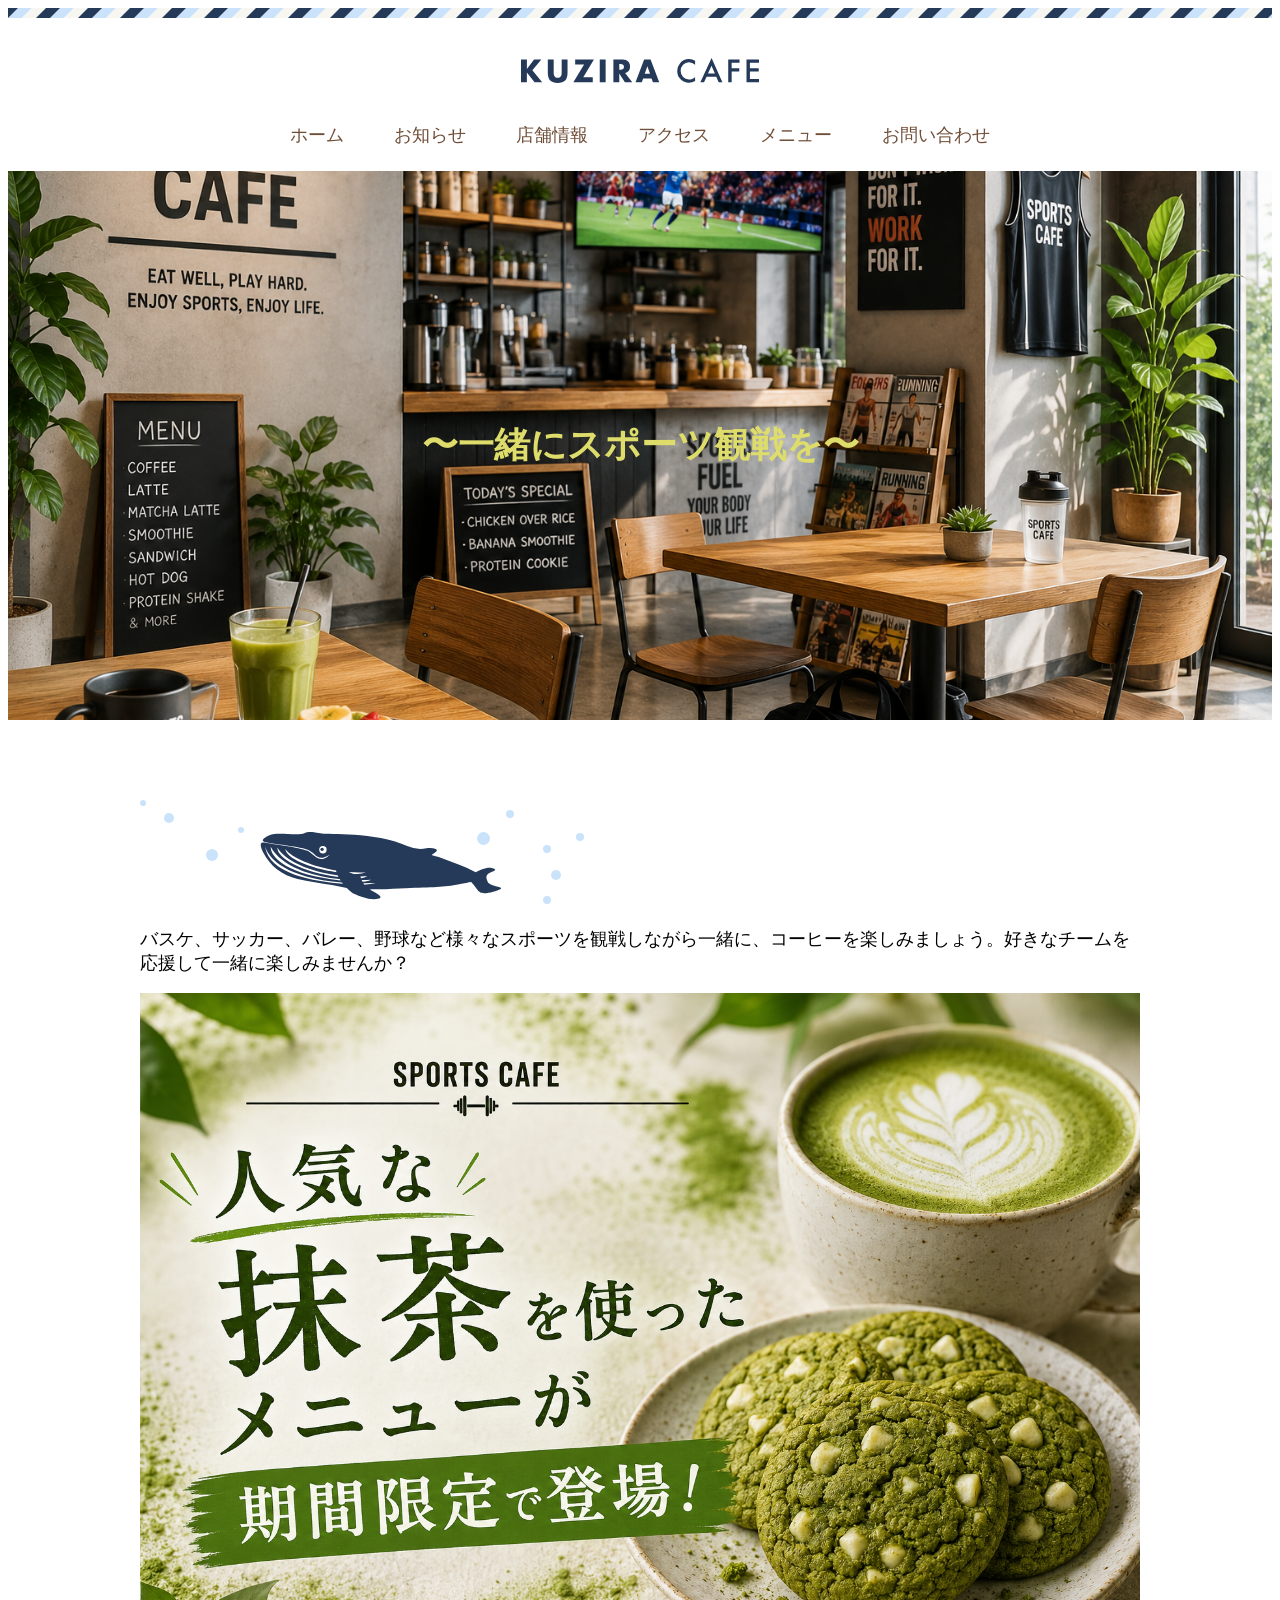
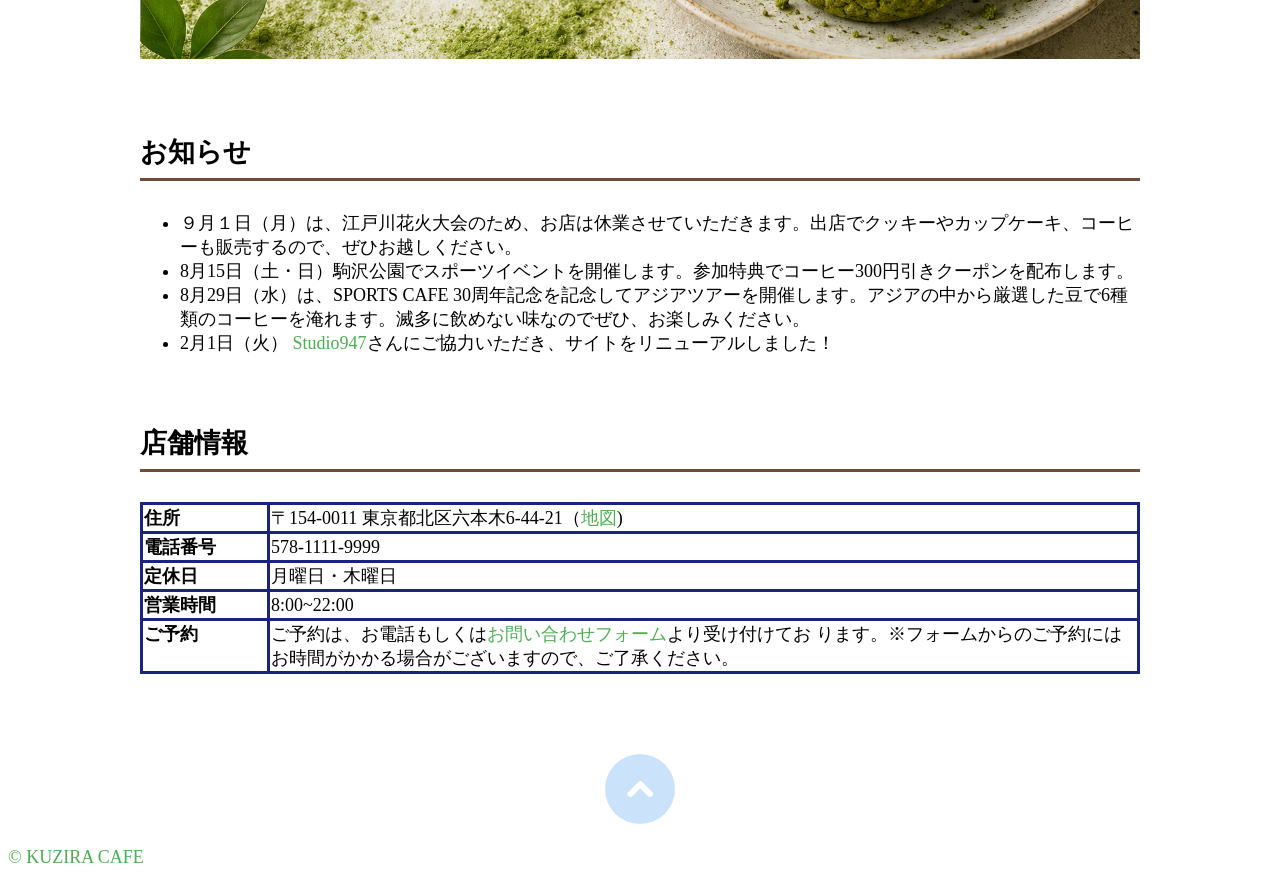
<file: index.html>
<!DOCTYPE html>
 <hyml>
<head>
  <meta charset="UTF-8">
  <meta name="viewport" content="width=device-width, initial-scale=1">
  <title>SPORTS CAFE</title>
  <link rel="stylesheet" href="css/style.css">
</head>
<body id="top">
<!--ヘッダー-->
<header class="header">
    <div class="logo">
    <a href="index .html"><img src="images/logo.svg" alt="SPORTS CAFE"></a>
    </div>
<nav class="nav">
    <ul>
        <li><a href="index.html">ホーム</a></li>
        <li><a href="index.html#news">お知らせ</a></li>
        <li><a href="index.html#shop">店舗情報</a></li>
        <li><a href="access.html">アクセス</a></li>
        <li><a href="menu.html">メニュー</a></li>
        <li><a href="contact.html">お問い合わせ</a></li>
        </ul>
</nav>
</header>
<!--ヘッダーここまで-->
<h1 class="hero index">〜一緒にスポーツ観戦を〜</h1>
<!--メイン-->
<main>
    <div class="logo-whale" ><img src="images/logo-whale.svg" alt=""></div>
    <p>バスケ、サッカー、バレー、野球など様々なスポーツを観戦しながら一緒に、コーヒーを楽しみましょう。好きなチームを応援して一緒に楽しみませんか？</p>
    <img src="images/banner.jpg" alt="人気な抹茶を使ったメニューが期間限定で登場！"
    <div id="news">
        <h2>お知らせ</h2>
    <ul>


        <li>９月１日（月）は、江戸川花火大会のため、お店は休業させていただきます。出店でクッキーやカップケーキ、コーヒーも販売するので、ぜひお越しください。</li>
        <li>8月15日（土・日）駒沢公園でスポーツイベントを開催します。参加特典でコーヒー300円引きクーポンを配布します。</li>
        <li>8月29日（水）は、SPORTS CAFE 30周年記念を記念してアジアツアーを開催します。アジアの中から厳選した豆で6種類のコーヒーを淹れます。滅多に飲めない味なのでぜひ、お楽しみください。</li>
        <li>2月1日（火）
            <a href="https://studio947.net" target="_blank">
            Studio947</a>さんにご協力いただき、サイトをリニューアルしました！</li>
        </ul>
    </div>

    <div id="shop">
    <h2>店舗情報</h2>
    <table class="shop-info">
        <tr>
            <th>住所</th>
            <td>〒154-0011 東京都北区六本木6-44-21（<a href="access.html">地図</a>) </td>
        </tr>

        <tr>
            <th>電話番号</th>
            <td>578-1111-9999</td>
        </tr>

        <tr>
            <th>定休日</th>
            <td>月曜日・木曜日</td>
        </tr>

        <tr>
            <th>営業時間</th>
            <td>8:00~22:00</td>
        </tr>

        <tr>
            <th>ご予約</th>
        <td>ご予約は、お電話もしくは<a href="contact.html">お問い合わせフォーム</a>より受け付けてお
        ります。※フォームからのご予約にはお時間がかかる場合がございますので、ご了承ください。</td>
        </tr>
    </table>
</div>
 </main>
 <!--メインここまで-->
 <!--フッター-->
<footer>
    <div class="gotop">
        <a href="#top"><img src="images/gotop.svg" alt="トップページへ戻る"</a>
    </div>
<p class="copyright">&copy; KUZIRA CAFE</p>
</footer>
<!--フッターここまで-->
</body>
</html>
</file>
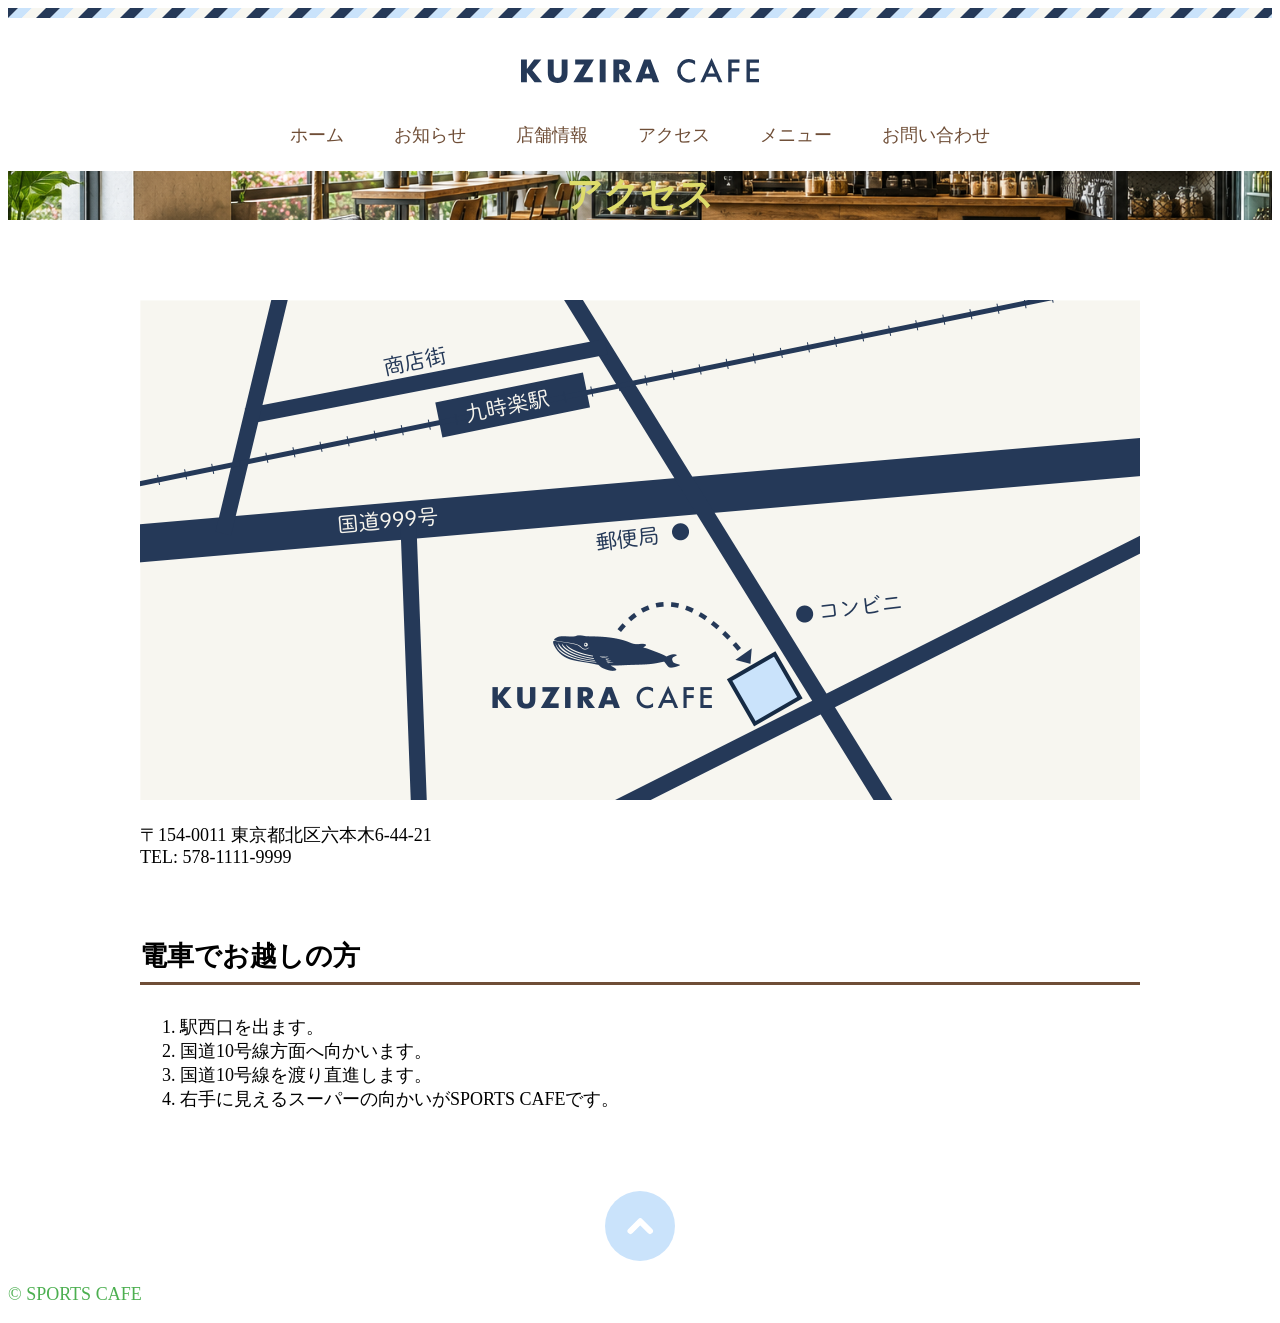
<file: access.html>
<!DOCTYPE html>
 <hyml>
<head>
  <meta charset="UTF-8">
  <title>アクセス　｜　SPORTS CAFE</title>
  <link rel="stylesheet" href="css/style.css">
</head>
<body id="top">
<!---ヘッダー-->
<header class="header">
    <div class="logo">
    <a href="index.html"><img src="images/logo.svg" alt="SPORTS CAFE"></a>
    </div>
<nav class="nav">
    <ul>
        <li><a href="index.html">ホーム</a></li>
        <li><a href="index.html#news">お知らせ</a></li>
        <li><a href="index.html#shop">店舗情報</a></li>
        <li><a href="access.html">アクセス</a></li>
        <li><a href="menu.html">メニュー</a></li>
        <li><a href="contact.html">お問い合わせ</a></li>
        </ul>
</nav>
</header>
<!--ヘッダーここまで-->
<h1 class="hero access">アクセス</h1>
<!--メイン-->
<main>
   <img src="images/map.png" alt="地図">
   <p>
    〒154-0011 東京都北区六本木6-44-21<br>
    TEL: 578-1111-9999
    </p>
    <h2>電車でお越しの方</h2>
    <ol>
      <li>駅西口を出ます。</li>
      <li>国道10号線方面へ向かいます。</li>
      <li>国道10号線を渡り直進します。</li>
      <li>右手に見えるスーパーの向かいがSPORTS CAFEです。</li>
    </ol>
 </main>
 <!--メインここまで-->
 <!--フッター-->
<footer>
    <div class="gotop">
        <a href="#top"><img src="images/gotop.svg" alt="トップページへ戻る"</a>
    </div>
<p class="copyright">&copy; SPORTS CAFE</p>
</footer>
<!--フッターここまで-->
</body>
</html>
</file>
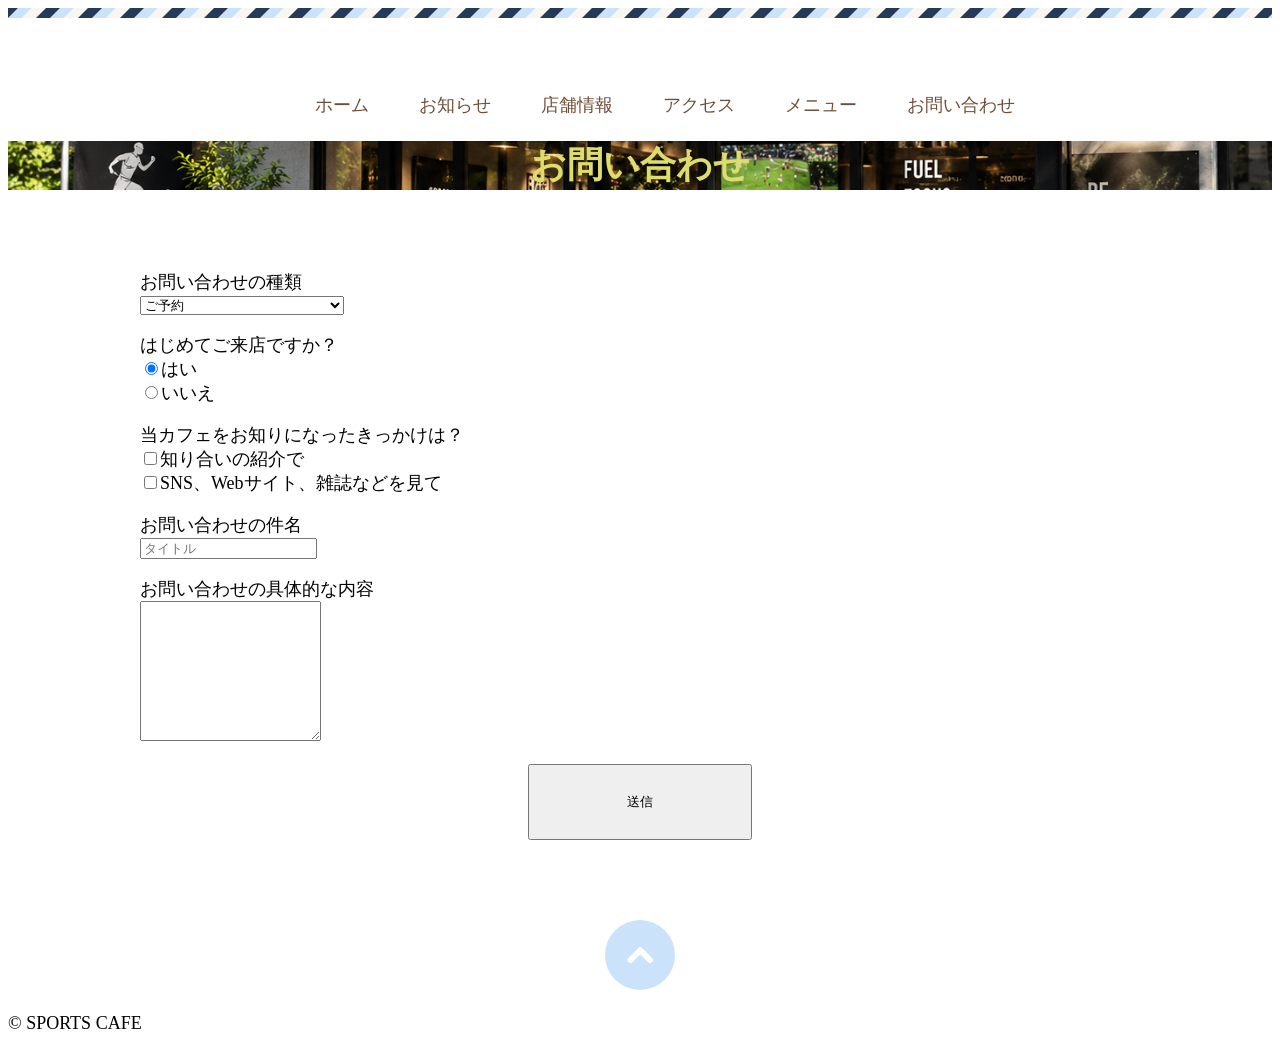
<file: contact.html>
<!DOCTYPE html>
 <hyml>
<head>
  <meta charset="UTF-8">
  <title>お問い合わせ | SPORTS CAFE</title>
  <link rel="stylesheet" href="css/style.css">
</head>
<body id="top">
<!---ヘッダー-->
<header class="header">
    <div class="logo">
    <a href="index .html"<img src="images/logo.svg" alt="SPORTS CAFE"><a/>
    </div>
<nav class="nav">
    <ul>
        <li><a href="index .html">ホーム</a></li>
        <li><a href="index .html#news">お知らせ</a></li>
        <li><a href="index .html#shop">店舗情報</a></li>
        <li><a href="access.html">アクセス</a></li>
        <li><a href="menu.html">メニュー</a></li>
        <li><a href="contact.html">お問い合わせ</a></li>
        </ul>
</nav>
</header>
<!--ヘッダーここまで-->
<h1 class="hero menu">お問い合わせ</h1>
<!--メイン-->
<main>
   <from action="result.html">
    <p>
     <label for="kind">お問い合わせの種類</label><br>
     <select name="kind" id="kind">
     <option value="1">ご予約</option>
     <option value="2">イベントに関するお問い合わせ</option>
     <option value="3">その他</option>
   </select> 
  </p>
  <p>
    はじめてご来店ですか？<br>
    <label><input type="radio" name="first" value="yes" checked>はい</label><br>
   <label><input type="radio" name="first" value="no">いいえ</label>
  </p>
    <p>
      当カフェをお知りになったきっかけは？<br>
    <label><input type="checkbox" name="how" value="friend">知り合いの紹介で</label><br>
    <label><input type="checkbox" name="how" value="magazine">SNS、Webサイト、雑誌などを見て</label>
    </p>
    <p>
        <label for="subject">お問い合わせの件名</label><br>
        <input type="text" name="subject" placeholder="タイトル">
    </p>
    <p>
        <label for="massge">お問い合わせの具体的な内容</label><br>
        <textarea name="messege" id="massage"></textarea>
    </p>
    <p class="submit">
        <input type="submit" value="送信">
    </p>
    </from>
</from>
 </main>
 <!--メインここまで-->
 <!--フッター-->
<footer>
    <div class="gotop">
        <a href="#top"><img src="images/gotop.svg" alt="ページトップへ戻る"></a>
    </div>
<p class="copyright">&copy; SPORTS CAFE</p>
</footer>
<!--フッターここまで-->
</body>
</html>
</file>
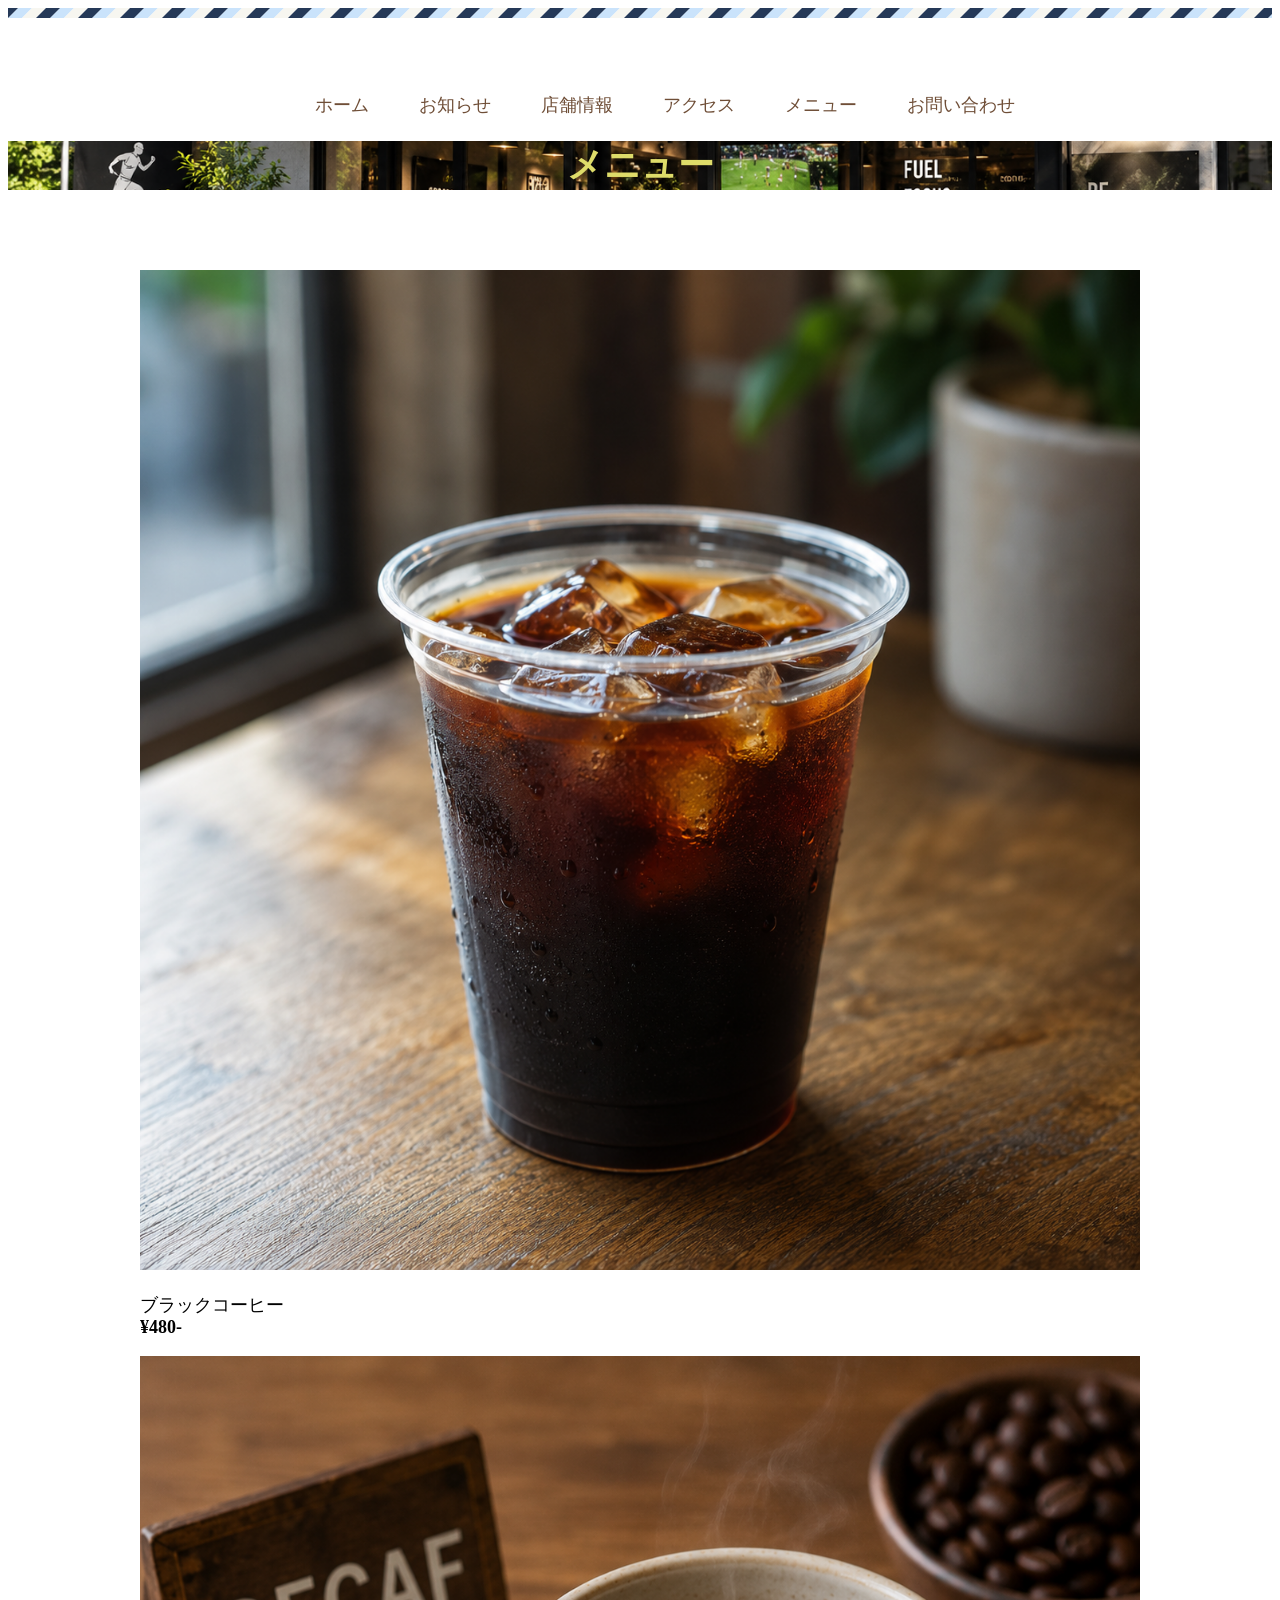
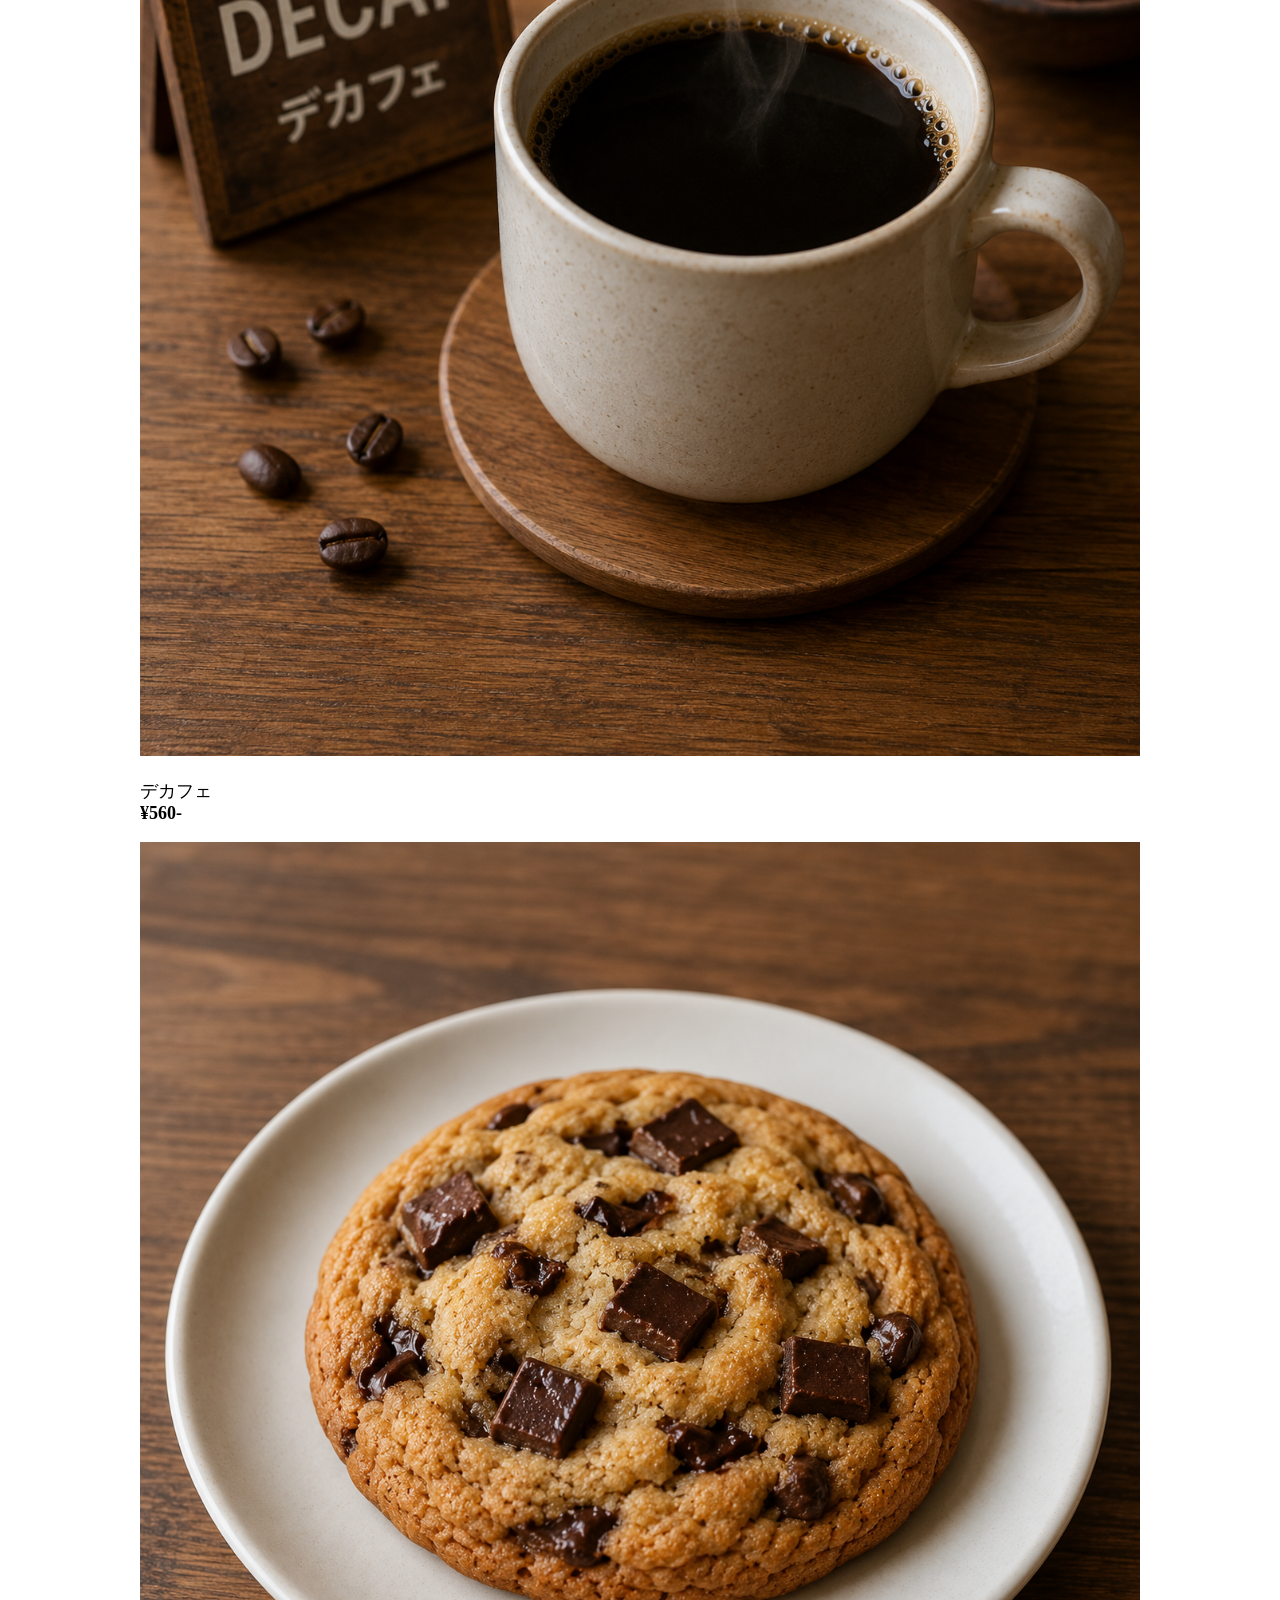
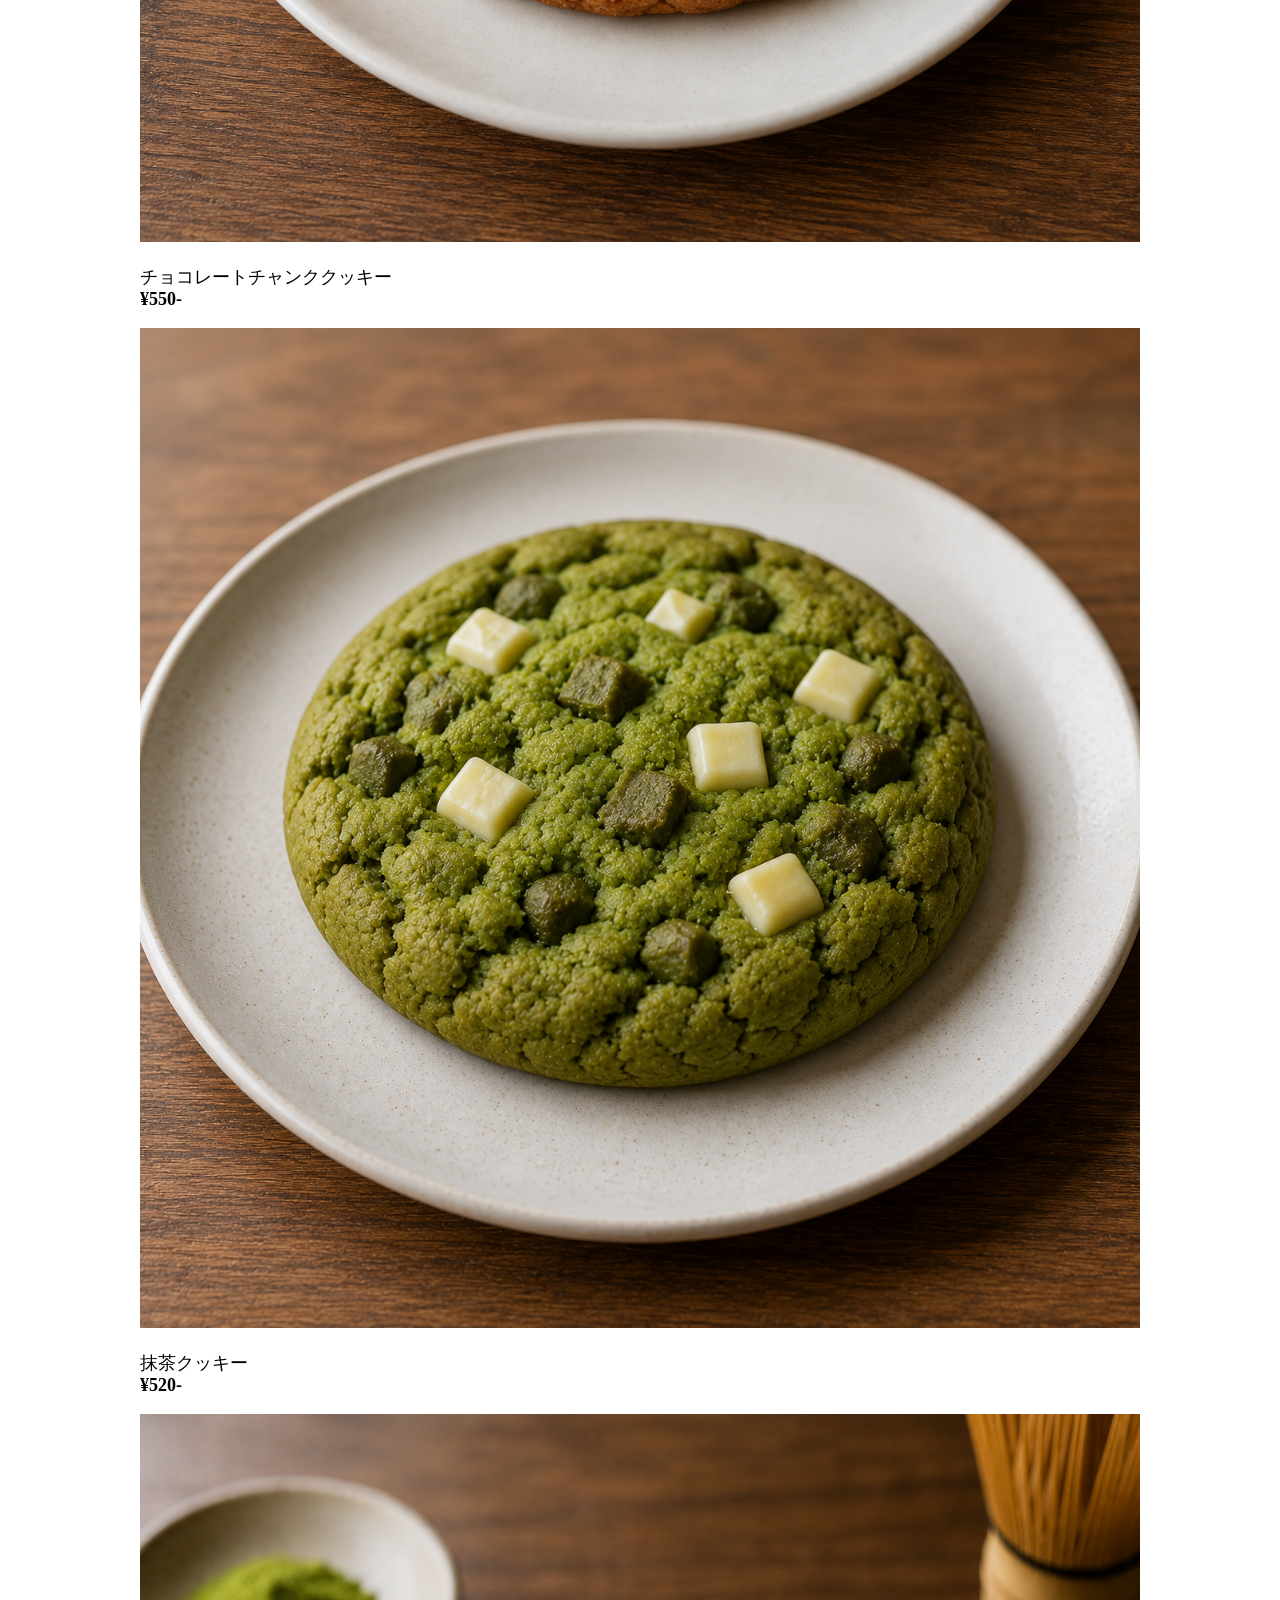
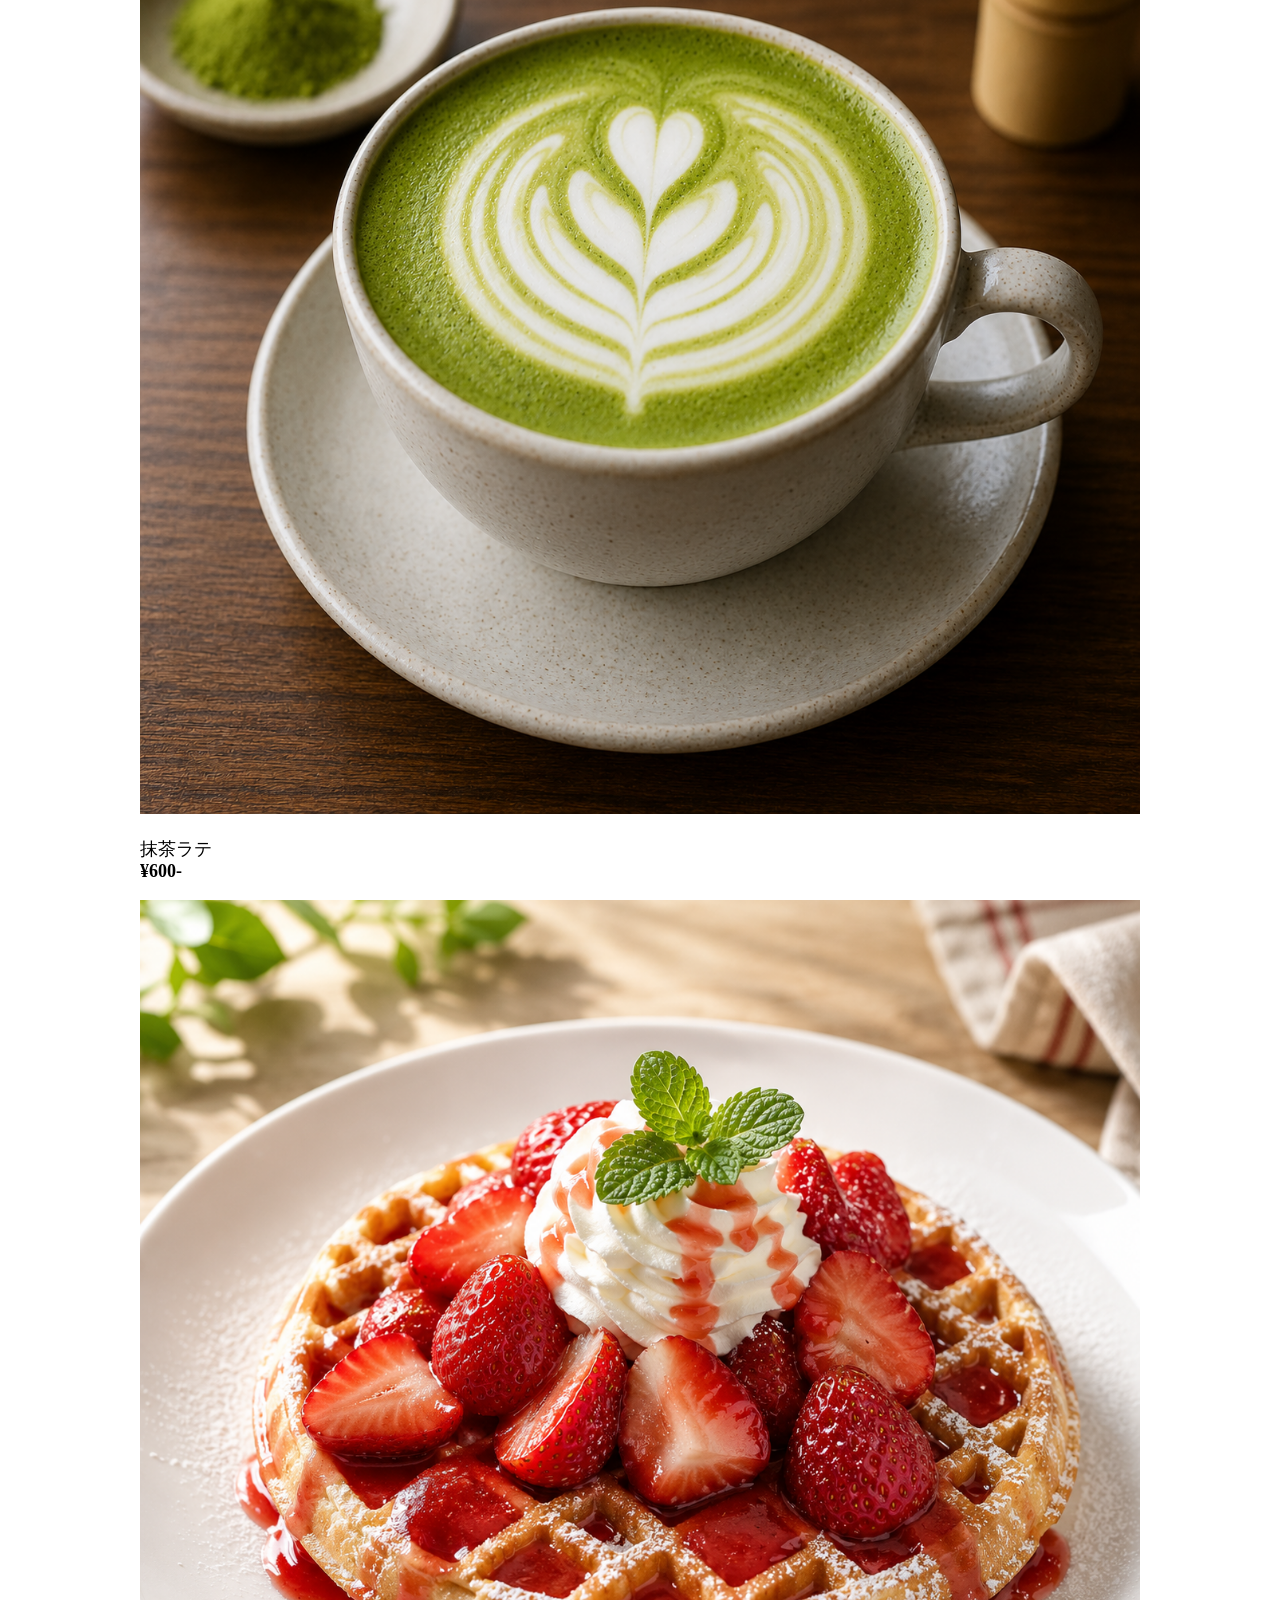
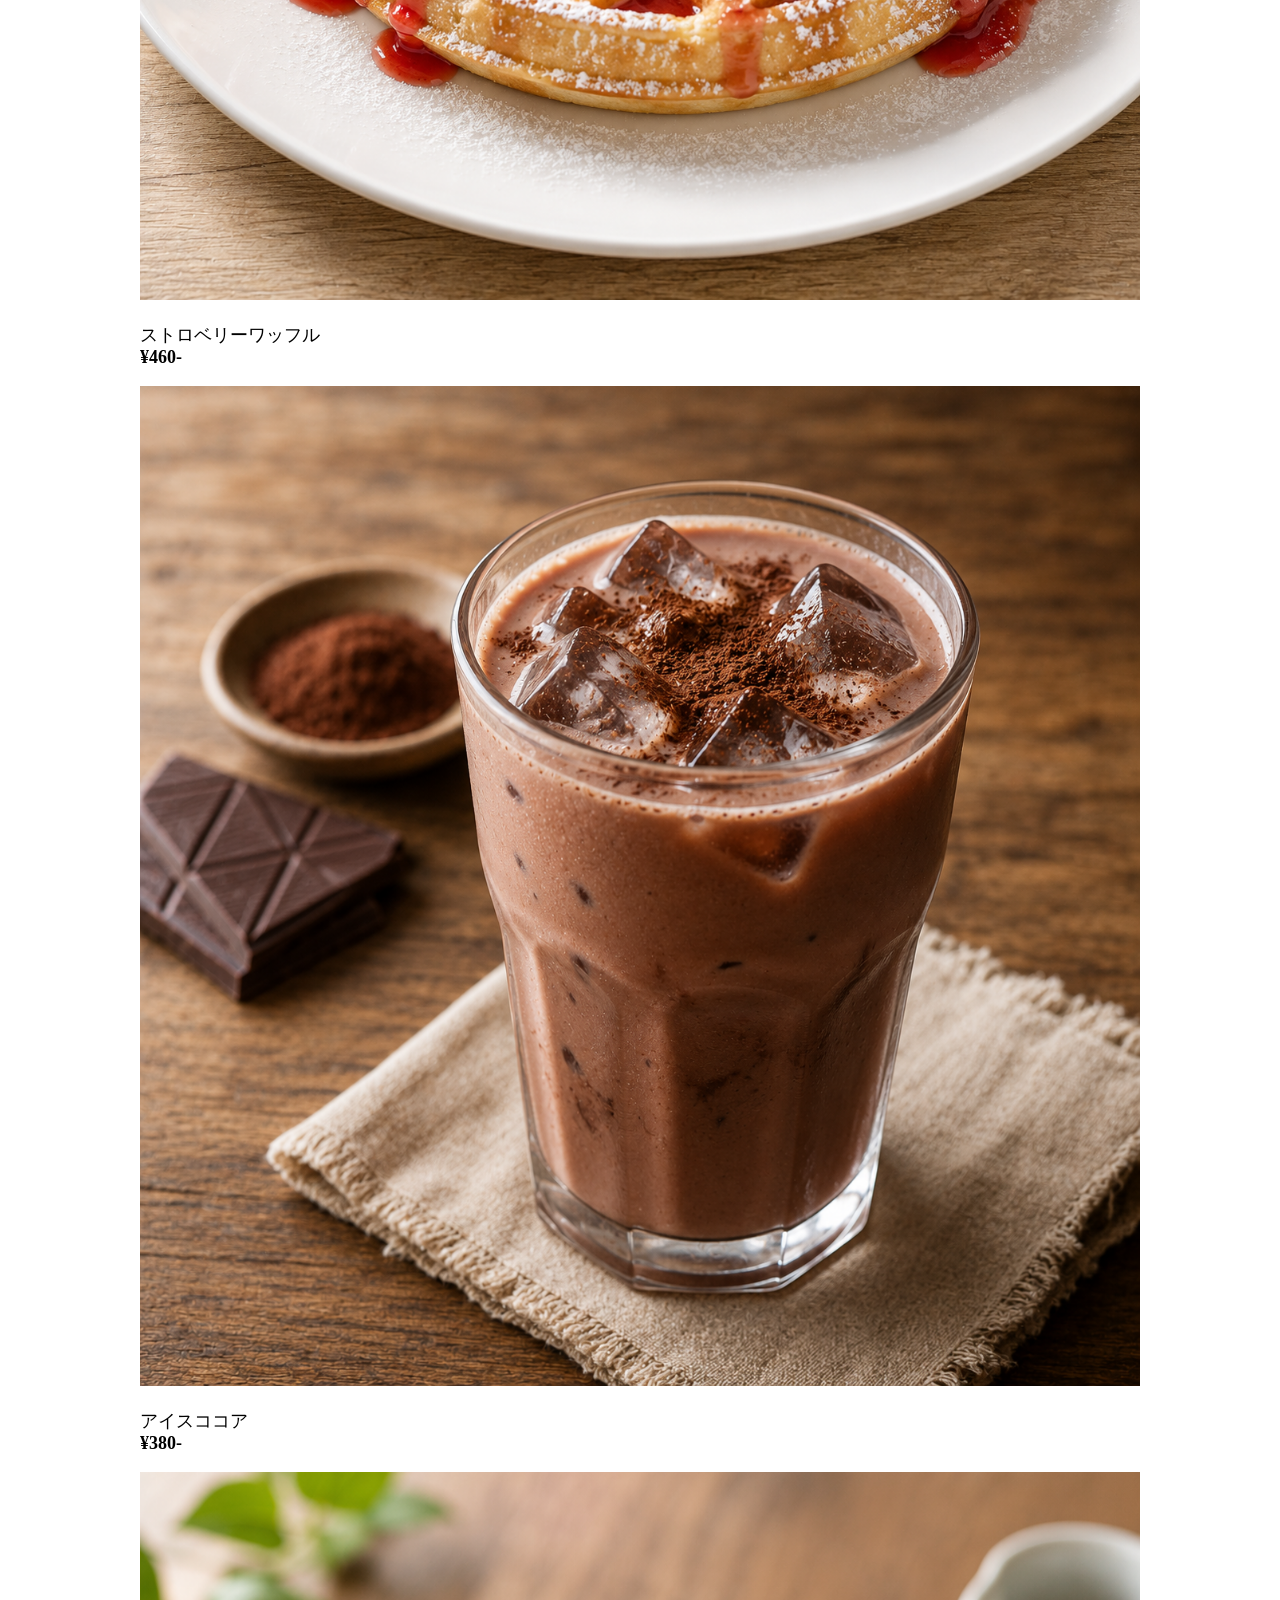
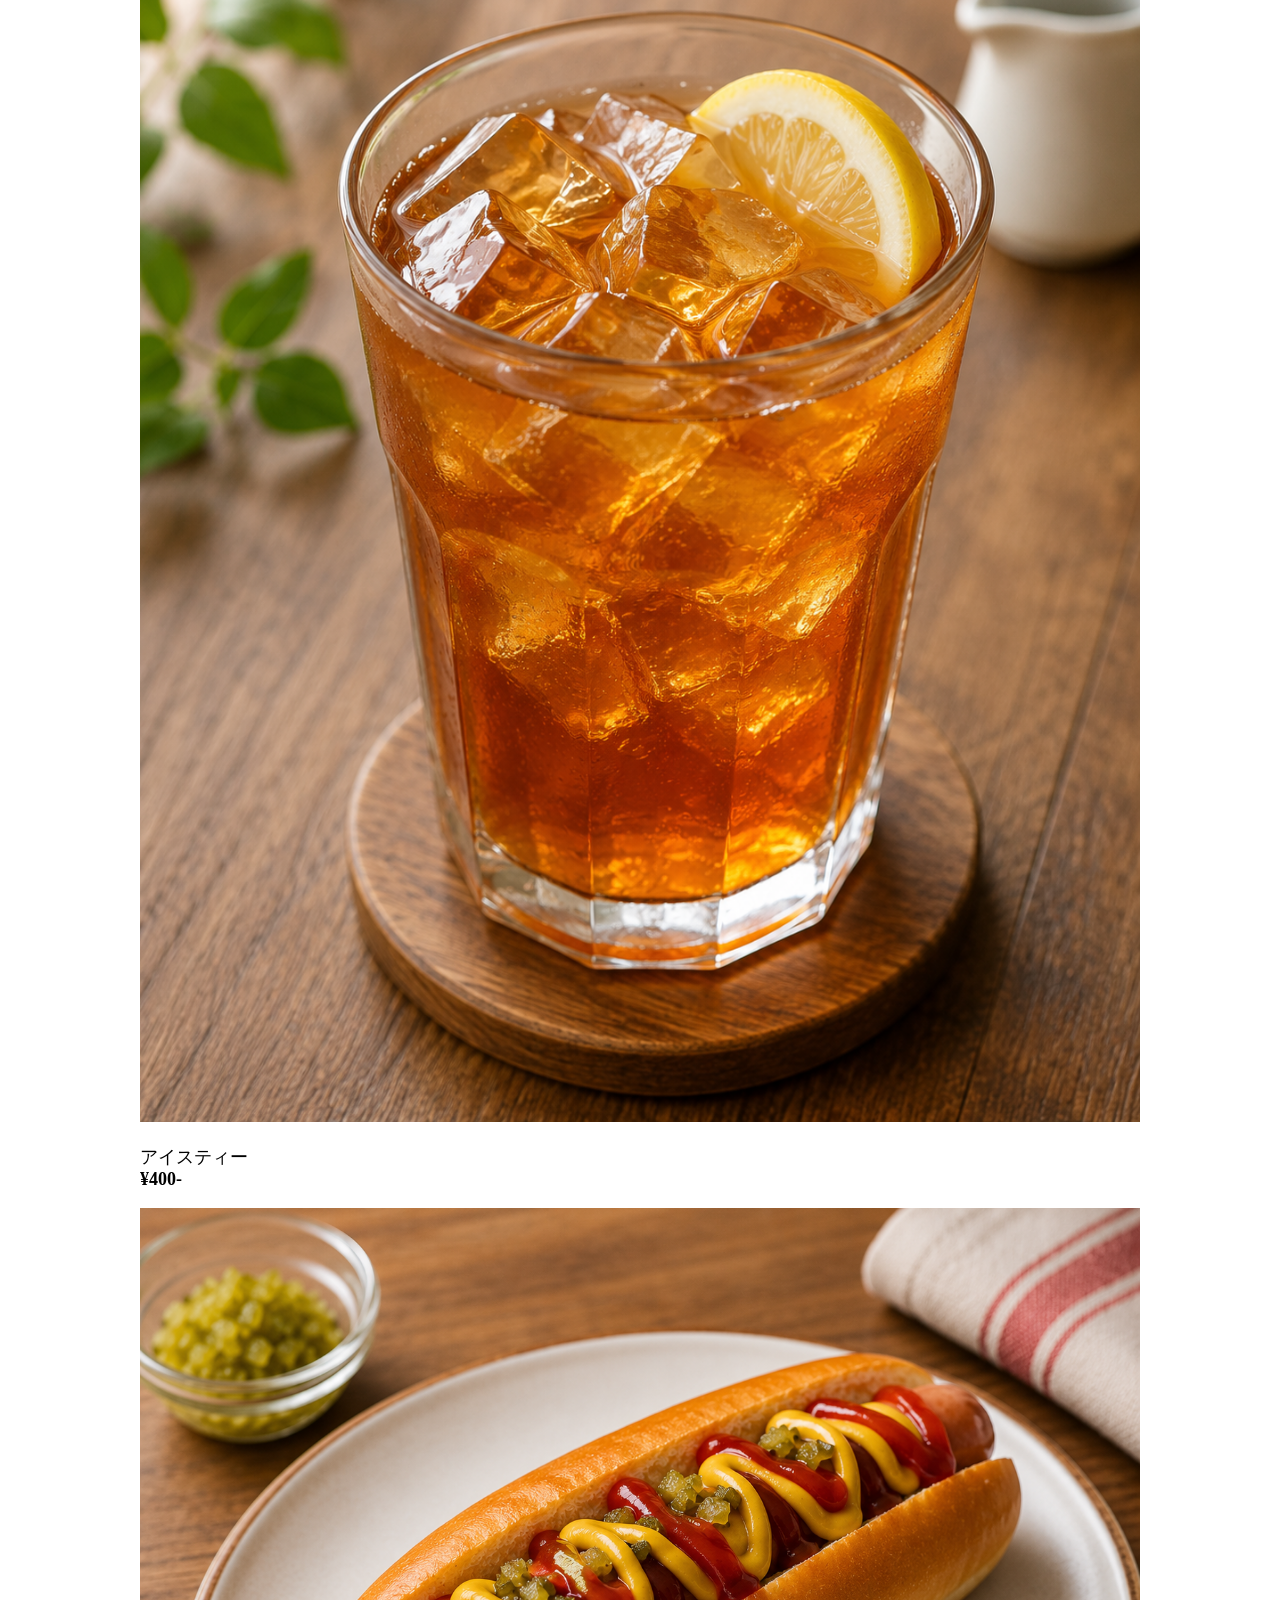
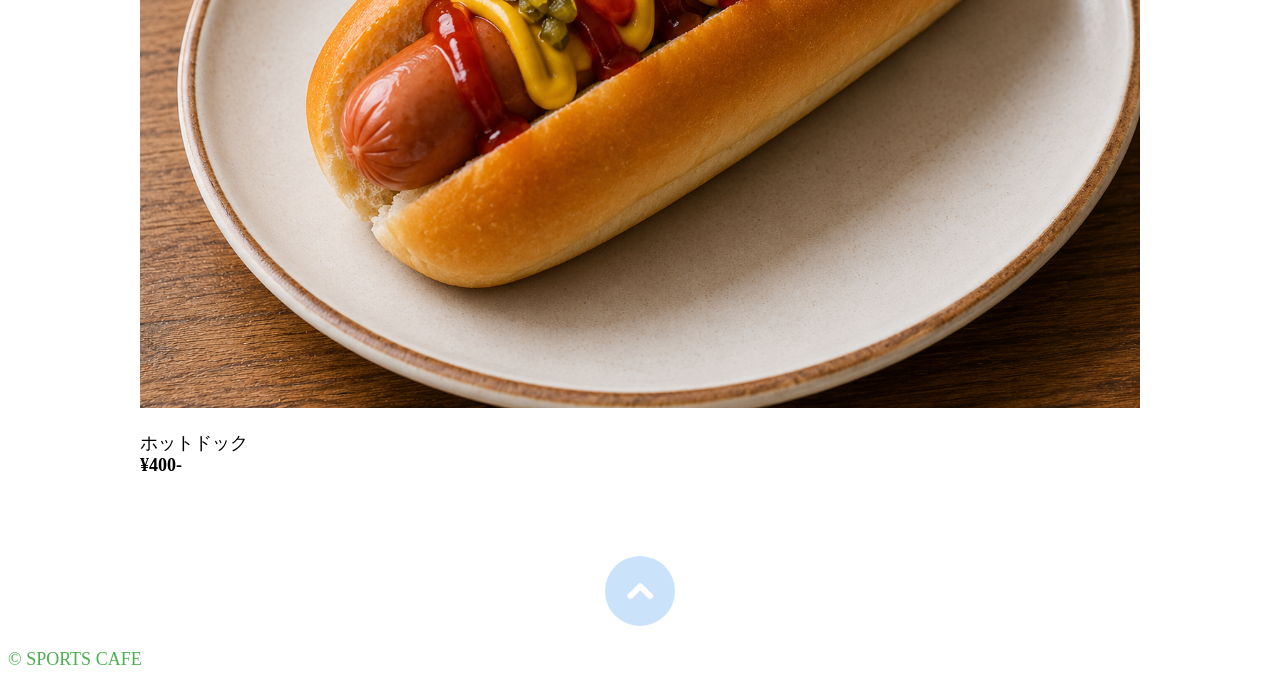
<file: menu.html>
<!DOCTYPE html>
 <hyml>
<head>
  <meta charset="UTF-8">
  <title>メニュー ｜ SPORTS CAFE</title>
  <link rel="stylesheet" href="css/style.css">
</head>
<body id="top">
<!---ヘッダー-->
<header class="header">
    <div class="logo">
    <a href="index .html"<img src="images/logo.svg" alt="SPORTS CAFE"><a/>
    </div>
<nav class="nav">
    <ul>
        <li><a href="index.html">ホーム</a></li>
        <li><a href="index.html#news">お知らせ</a></li>
        <li><a href="index.html#shop">店舗情報</a></li>
        <li><a href="access.html">アクセス</a></li>
        <li><a href="menu.html">メニュー</a></li>
        <li><a href="contact.html">お問い合わせ</a></li>
        </ul>
</nav>
</header>
<!--ヘッダーここまで-->
<h1 class="hero menu">メニュー</h1>
<!--メイン-->
<main>
<div class="items">
  <div class="item">
    <img src="images/item1.jpg" alt="ブラックコーヒー">
    <p>
      ブラックコーヒー<br>
      <strong>¥480-</strong>
    </p>
  </div>
 </div>
 <div class="item">
    <img src="images/item2.jpg" alt="デカフェ">
    <p>
      デカフェ<br>
      <strong>¥560-</strong>
    </p>
  </div>
  <div class="item">
    <img src="images/item3.jpg" alt="チョコレートチャンククッキー">
    <p>
      チョコレートチャンククッキー<br>
      <strong>¥550-</strong>
    </p>
  </div>
  <div class="item">
    <img src="images/item4.jpg" alt="抹茶クッキー">
    <p>
      抹茶クッキー<br>
      <strong>¥520-</strong>
    </p>
  </div>
  <div class="item">
    <img src="images/item5.jpg" alt="抹茶ラテ">
    <p>
      抹茶ラテ<br>
      <strong>¥600-</strong>
    </p>
  </div>
  <div class="item">
    <img src="images/item6.jpg" alt="ストロベリーワッフル">
    <p>
      ストロベリーワッフル<br>
      <strong>¥460-</strong>
    </p>
  </div>
  <div class="item">
    <img src="images/item7.jpg" alt="アイスココア">
    <p>
      アイスココア<br>
      <strong>¥380-</strong>
    </p>
  </div>
  <div class="item">
    <img src="images/item8.jpg" alt="アイスティー">
    <p>
      アイスティー<br>
      <strong>¥400-</strong>
    </p>
  </div>
  <div class="item">
    <img src="images/item9.jpg" alt="ホットドッグ">
    <p>
      ホットドック<br>
      <strong>¥400-</strong>
    </p>
  </div>
</main>
 <!--メインここまで-->
 <!--フッター-->
<footer>
    <div class="gotop">
        <a href="#top"><img src="images/gotop.svg" alt="トップページへ戻る"</a>
    </div>
<p class="copyright">&copy; SPORTS CAFE</p>
</footer>
<!--フッターここまで-->
</body>
</html>
</file>
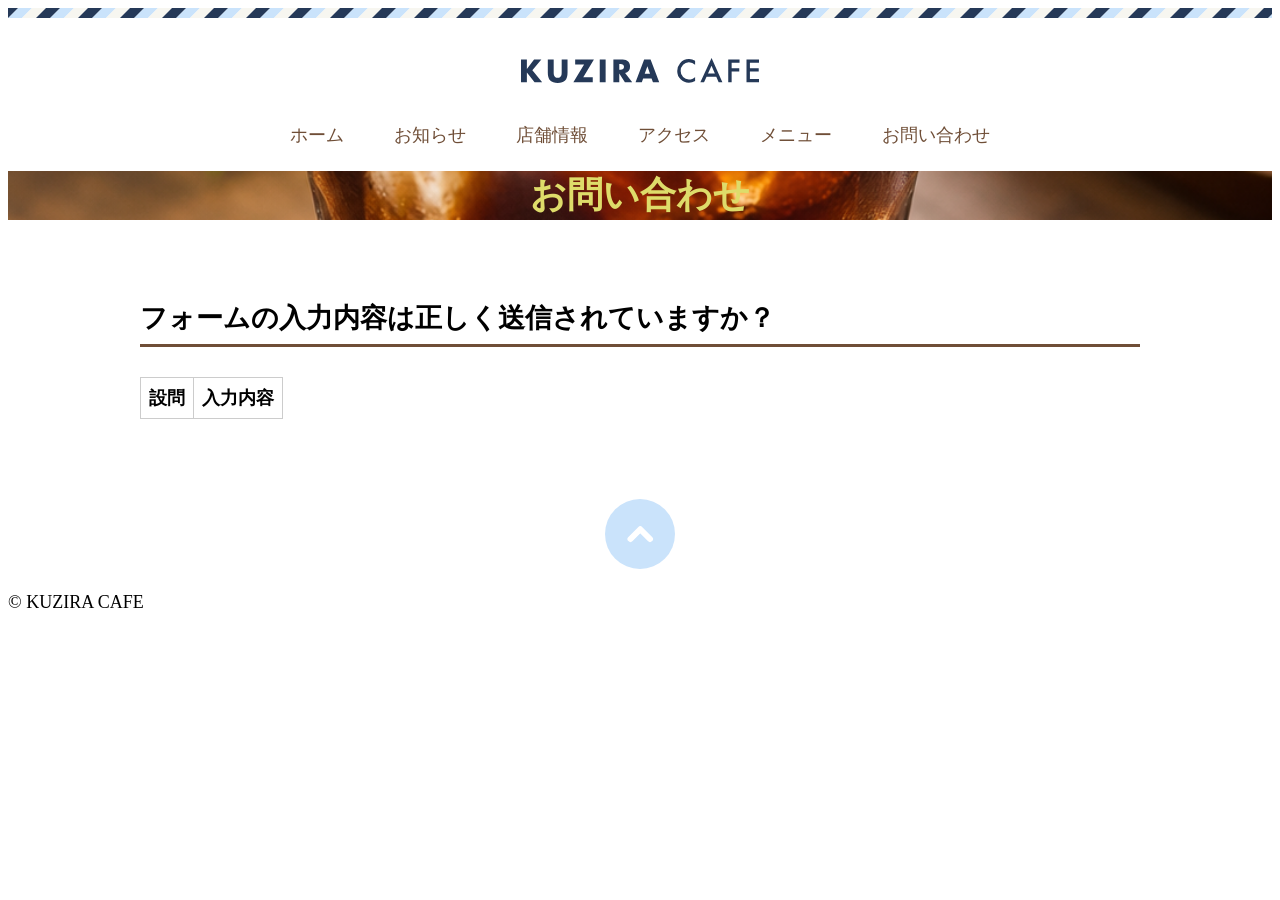
<file: result.html>
<!DOCTYPE html>
<html>
<head>
    <meta charset="UTF-8">
    <meta http-equiv="X-UA-Compatible" content="IE=edge">
    <meta name="viewport" content="width=device-width, initial-scale=1">
    <title>フォーム入力内容の確認 | KUZIRA CAFE</title>
    <link rel="stylesheet" href="css/style.css">
    <style>
        .result {
            border-collapse: collapse;
        }
        .result th, .result td {
            border: 1px solid #ccc;
            padding: 8px;
        }
    </style>
</head>
<body id="top">
    <!-- ヘッダー -->
    <header class="header">
        <div class="logo">
            <div class="logomark"><a href="index.html"><img src="images/logo.svg" alt="KUZIRA CAFE"></a></div>
        </div>
        <nav class="nav">
            <ul>
                <li><a href="index.html">ホーム</a></li>
                <li><a href="index.html#news">お知らせ</a></li>
                <li><a href="index.html#shop">店舗情報</a></li>
                <li><a href="access.html">アクセス</a></li>
                <li><a href="menu.html">メニュー</a></li>
                <li><a href="contact.html">お問い合わせ</a></li>
            </ul>
        </nav>
    </header>
    <!-- ヘッダーここまで -->
    <!-- 見出し&ヒーロー -->
    <h1 class="hero contact">お問い合わせ</h1>
    <!-- 見出し&ヒーローここまで -->
    <!-- メイン -->
    <main>
        <h2>フォームの入力内容は正しく送信されていますか？</h2>
        <table id="result" class="result">
            <tr>
                <th>設問</th>
                <th>入力内容</th>
            </tr>
        </table>
    </main>
    <!-- メインここまで -->
    <!-- フッター -->
    <footer>
        <div class="gotop">
            <a href="#top"><img src="images/gotop.svg" alt="ページトップへ戻る"></a>
        </div>
        <p class="copyright">&copy; KUZIRA CAFE</p>
    </footer>
    <!-- フッターここまで -->
    <script>
        'use strict';

        const render = function(q) {
            const parent = document.getElementById('result');
            for (const item of q) {
                parent.insertAdjacentHTML('beforeend', `<tr><td>${item[0]}</td><td>${item[1]}</td></tr>`);
            }
        }

        window.addEventListener('DOMContentLoaded', (e) => {
            try {
                const urlParam = decodeURIComponent(location.search.replace(/\+/g, ' ')).slice(1);
                const qList = urlParam.split('&');
                const queries = [];
                for (const item of qList) {
                    const split = item.split('=');
                    queries.push([split[0], split[1].split('<').join('&lt;').split('>').join('&gt;')]);
                }
                render(queries);
            } catch(err) {
                console.log(err);
            }
        });
    </script>
</body>
</html>
</file>
<file: css/style.css>
/* すべてのページに適用される設定 */
html{
    font-size: 18px;
    font-familiy: "明朝体”serif;
}
*{.
  box-sizing: border-box;
}
body{.
    margin: 0000;
}.
p, li, td{
    line-height: 1.9;
}
a:link{
    color: #4caf50;
    text-decoration:none;
}
a:visited{
    color: #4caf50;
    text-decoration: none;
}
a:hover{
    color: #4caf50;
    text-decoration: underline;
}
a:active{
    color: #4caf50;
    text-decoration: underline;
}
img{
    max-width: 100%;
}

/* すべてのページに適用 ヘッダー */
.header {
    padding-top: 50px;
    background-image: url(../images/stripe.png);
    background-repeat: repeat-x;
}
.logo{
    text-align:center;
}
.nav ul{
    margin: 35px 0 0 0;
    padding: 0;
    list-style-type: none;
    display: flex;
    justify-content: center;
    gap: 50px;
}
.nav a:link {
    color: #6f4e37;
}
.nav a :visited {
    color: #6f4e37;
}
.nav a:hover {
    text-decoration: none;
}
.nav a:active {
    text-decoration: none;
}
/* すべてのページに適用 ヒーロー */
.hero{
    pandding: 100px 0;
     background-repeat: no-repeat;
     background-position: center;
     background-size: cover;
     color: #dedc6a;
    text-align: center;
}
.hero.index { 
    background-position: center;

    padding: 250px 0;
    background-image: 
    url(../images/home-hero.jpg);
}
.hero.access {
    background-image: url(../images/access-hero.jpg);
}
.hero.menu {
    background-image:url(../images/menu-hero.jpg) ;
}
.hero.contact{
    background-image:url(../images/contact-hero.jpg) ;
}
/* すべてのページに適用 メイン */
main {
    margin: 80px auto 80px auto;
    max-width: 1000px;
}
main h2{
    margin: 70px 0 30px 0;
    border-bottom: 3px solid #6f4e37;
    padding: 0 0 8px 0;
    color: #6f4e37
    front-size: 1.7rem
}

/* すべてのページに適用 フッター */
.gotop{
    text-align: center;
}
.copyrighit{
    margin-top: 28px;
    margin-bottom: 0;
    padding-top: 70px;
    padding-top: 70px;
    background-color: #6f4e37;
    color: #e76f51;
    text-align: center;
}

/* 個別のスタイル */
/* index.html */
.logo.whale {text-align: center; }
.shop-info {
    border-collapse: collapse;
}
.shop-info th, .shop-info td {
    border: 3px solid #1a237e;
    pandding: 30px;
}
.shop-info th{
    width: 122px;
    text-align:  left;
    vertical-align: top;
}
/* menu.html */
.items{
    display:grid;
    grid-template-columns: lfr lfr;
    gap: 25px;
}

/*contact.html*/
from{
    margin: 0 auto;
    max-width: 650px;
}
input{type="text"},textarea{
    padding:7px;
    width:100%;
    front-size:1.5rem;
}
textarea{
    height: 134px;
}
.submit {
    text-align: center;
}
input[type="submit"]{
    border: : none;
    padding: 27px;
    width: 224px;
    background-color: #2a9d8f
    color: #6f4e37
    font-size: 2rem;
}

/*　モバイル対応 */
@media (max-width: 787px) {
    .nav ul {
        flex-wrap: wrap;
        gap: 29px;
    }
    main { padding: 0 4%; }
    /*index.html */
    .hero.index { padding: 28vh 0; }
    /* menu.html */
    .items {
        grid-template-columns: 1fr 1fr;
     }
    }
</file>
